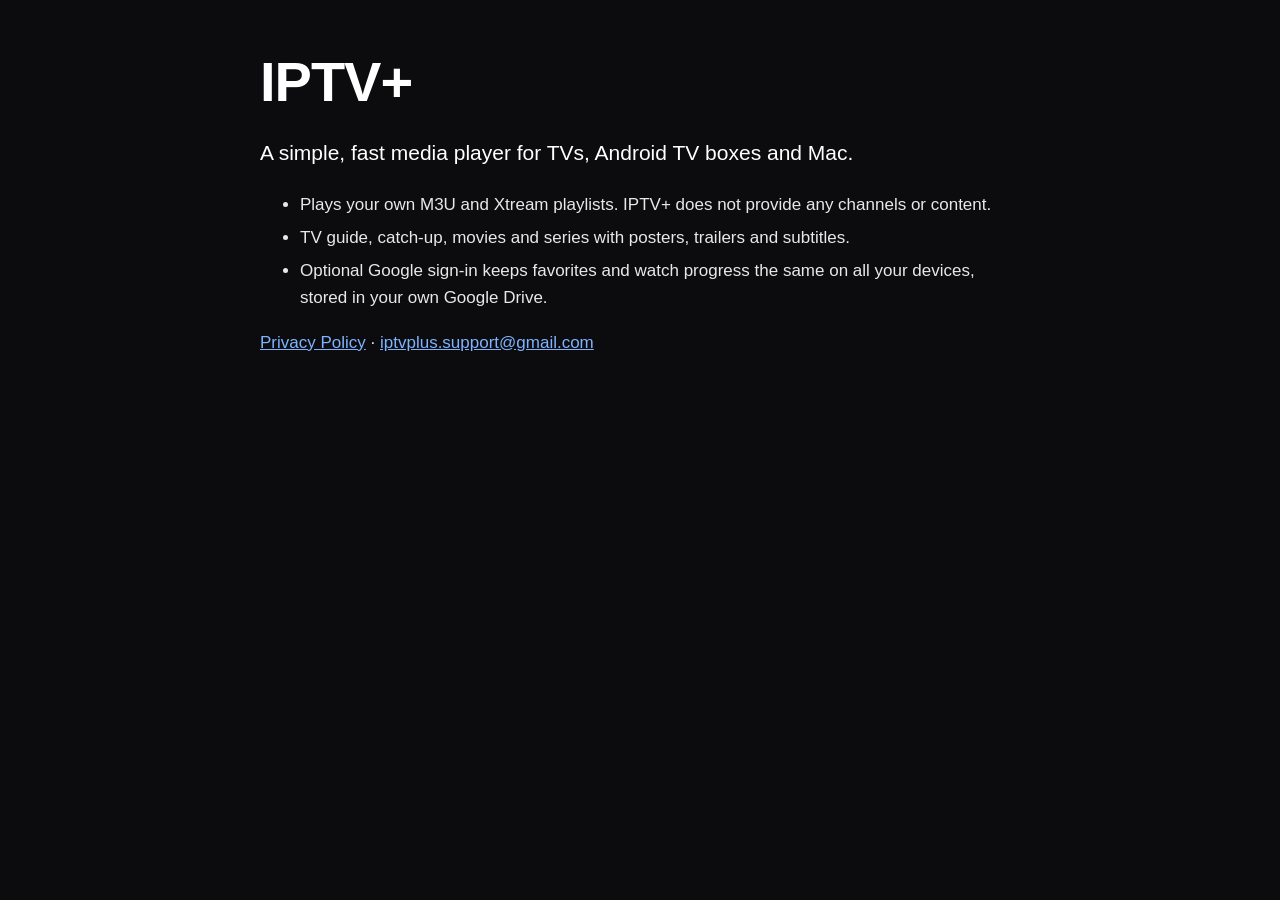
<file: index.html>
<!doctype html>
<html lang="en">
<head>
<meta charset="utf-8">
<meta name="viewport" content="width=device-width, initial-scale=1">
<title>IPTV+</title>
<link rel="stylesheet" href="style.css">
</head>
<body>
<main>
<h1 class="logo">IPTV+</h1>
<p class="lead">A simple, fast media player for TVs, Android TV boxes and Mac.</p>
<ul>
<li>Plays your own M3U and Xtream playlists. IPTV+ does not provide any channels or content.</li>
<li>TV guide, catch-up, movies and series with posters, trailers and subtitles.</li>
<li>Optional Google sign-in keeps favorites and watch progress the same on all your devices, stored in your own Google Drive.</li>
</ul>
<p><a href="privacy.html">Privacy Policy</a> · <a href="mailto:iptvplus.support@gmail.com">iptvplus.support@gmail.com</a></p>
</main>
</body>
</html>
</file>
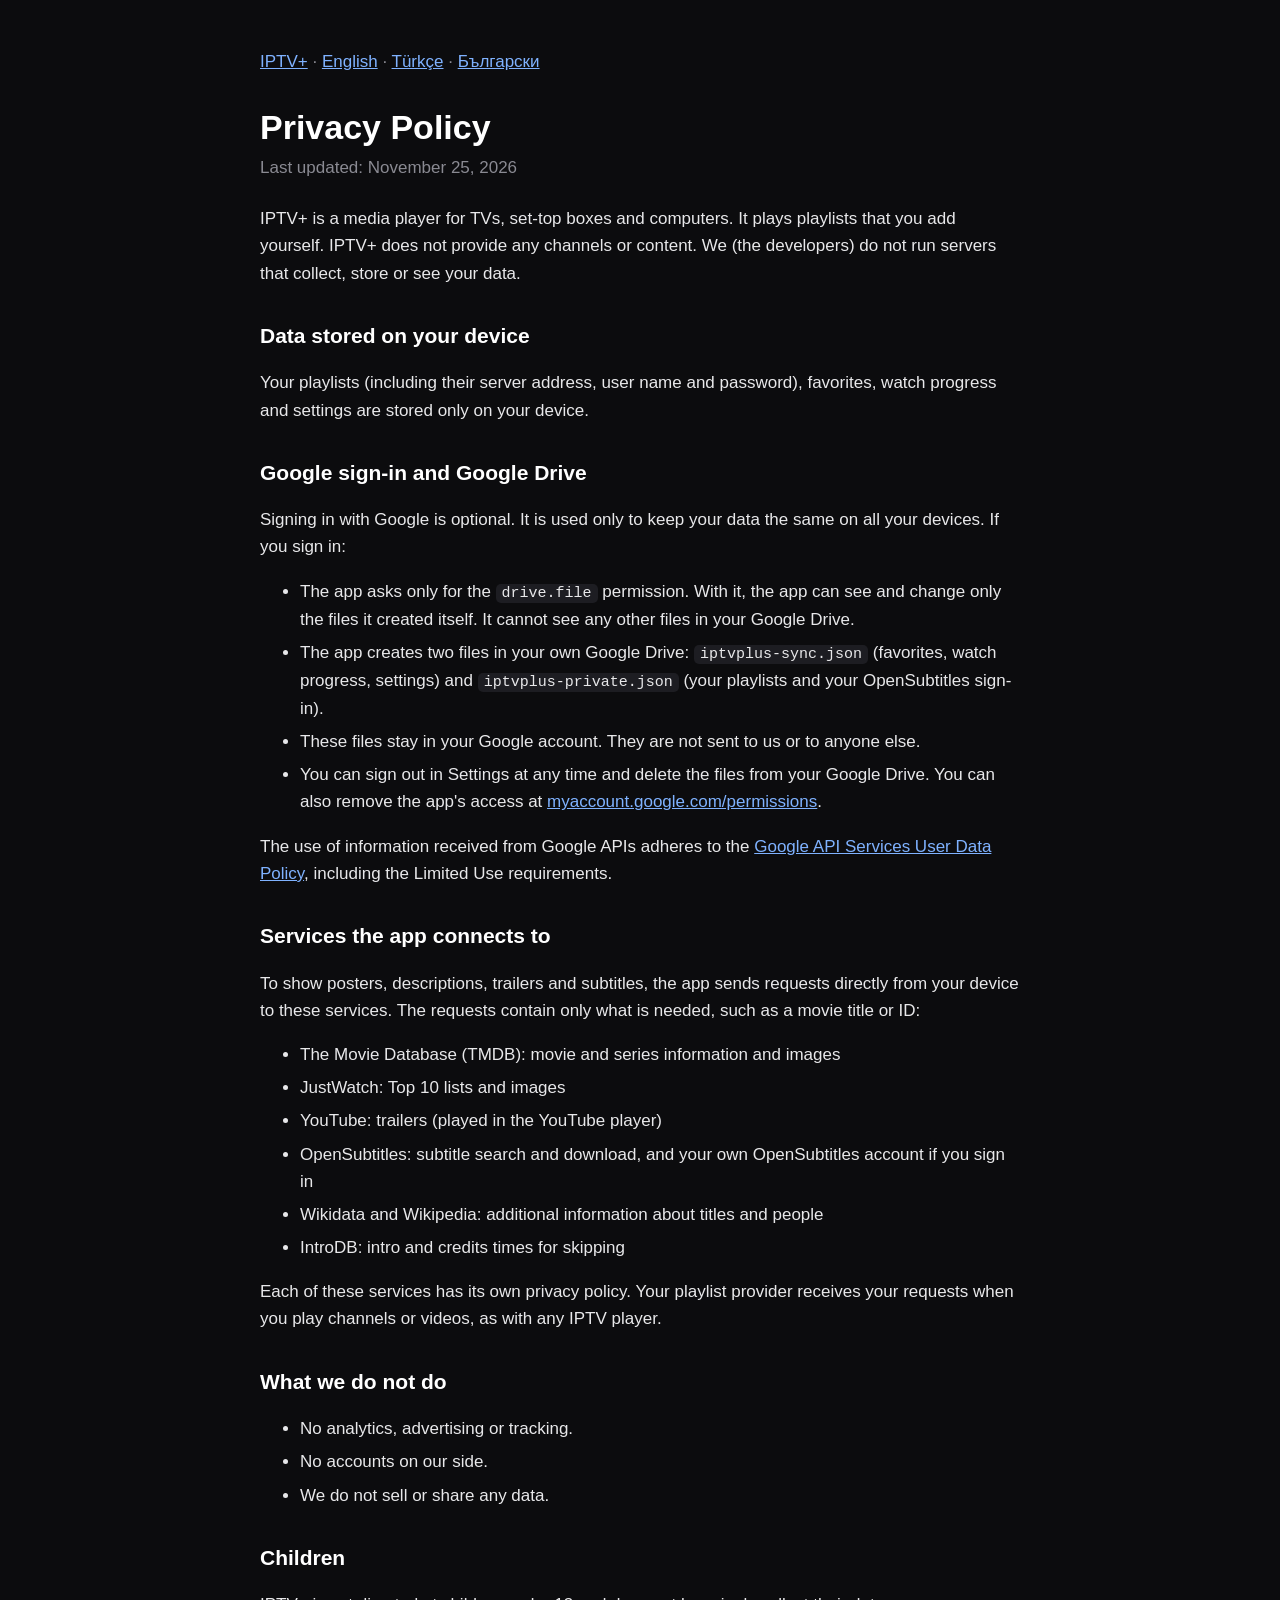
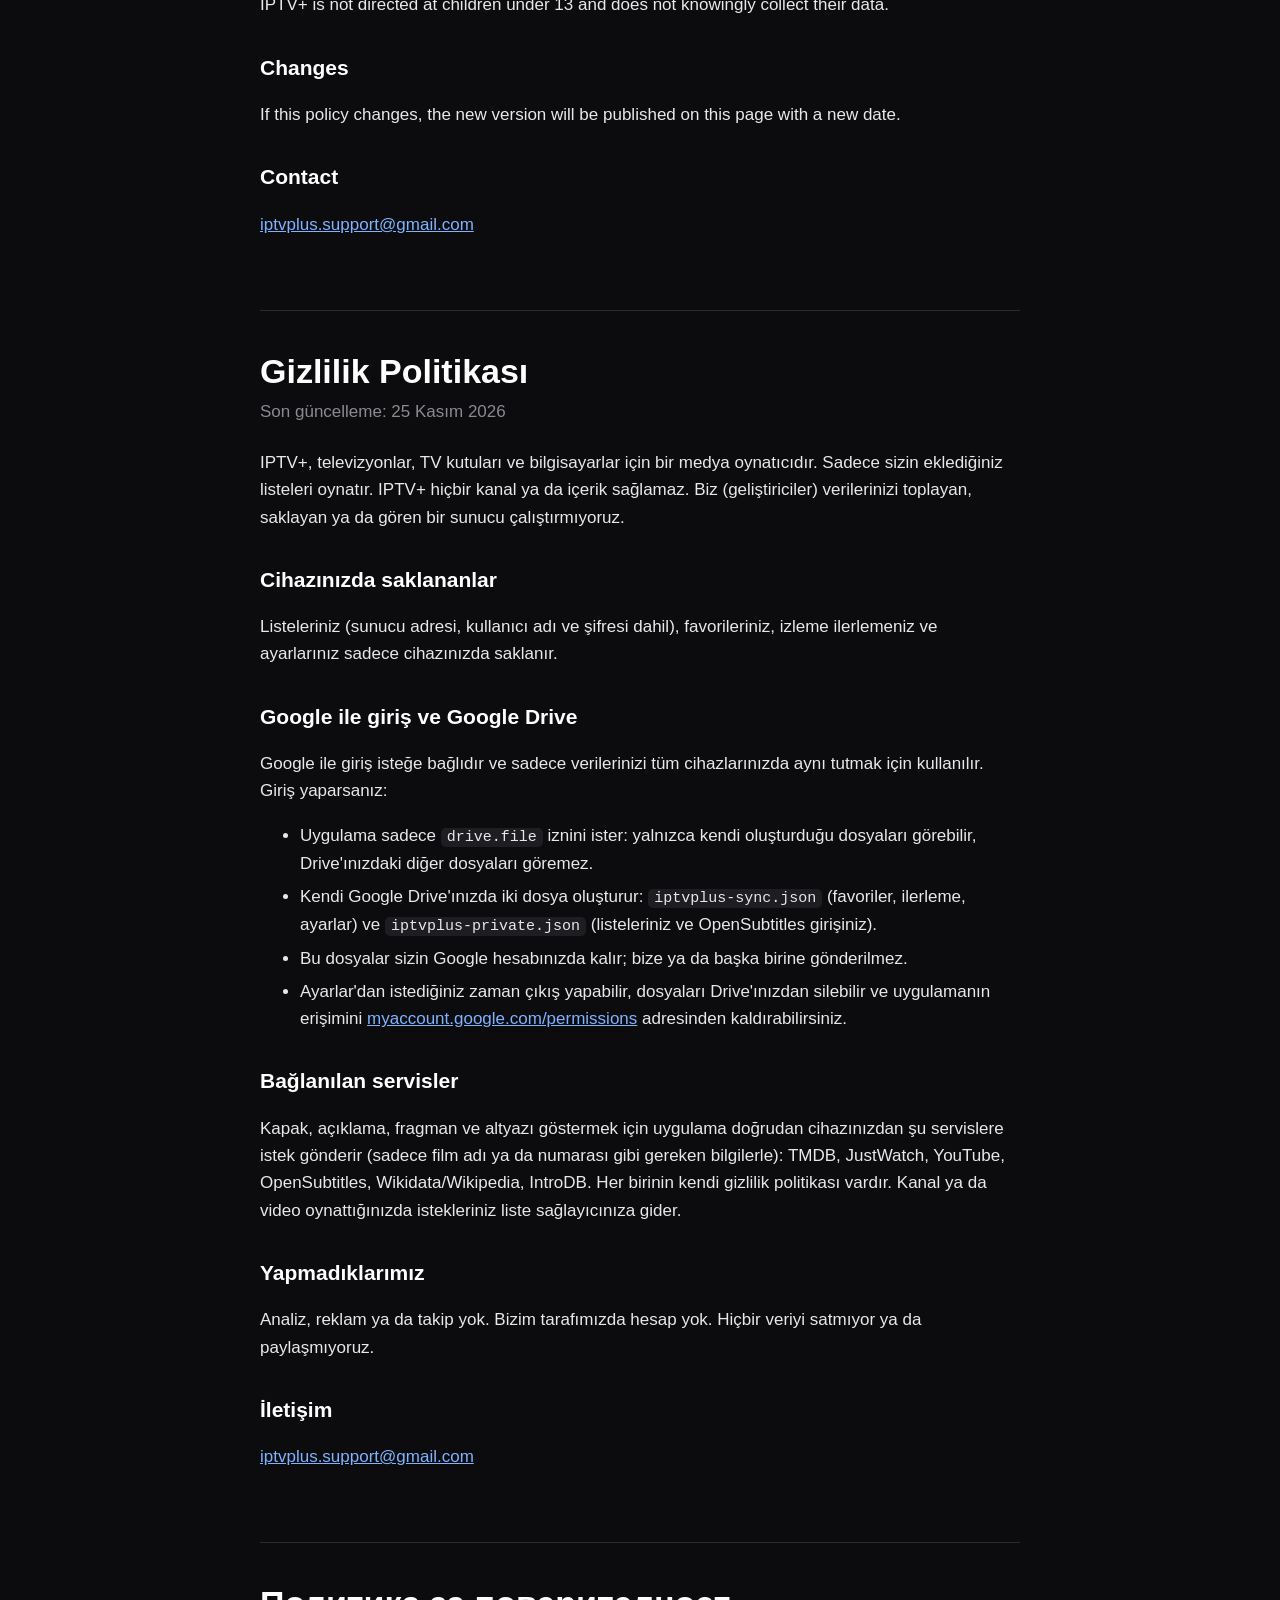
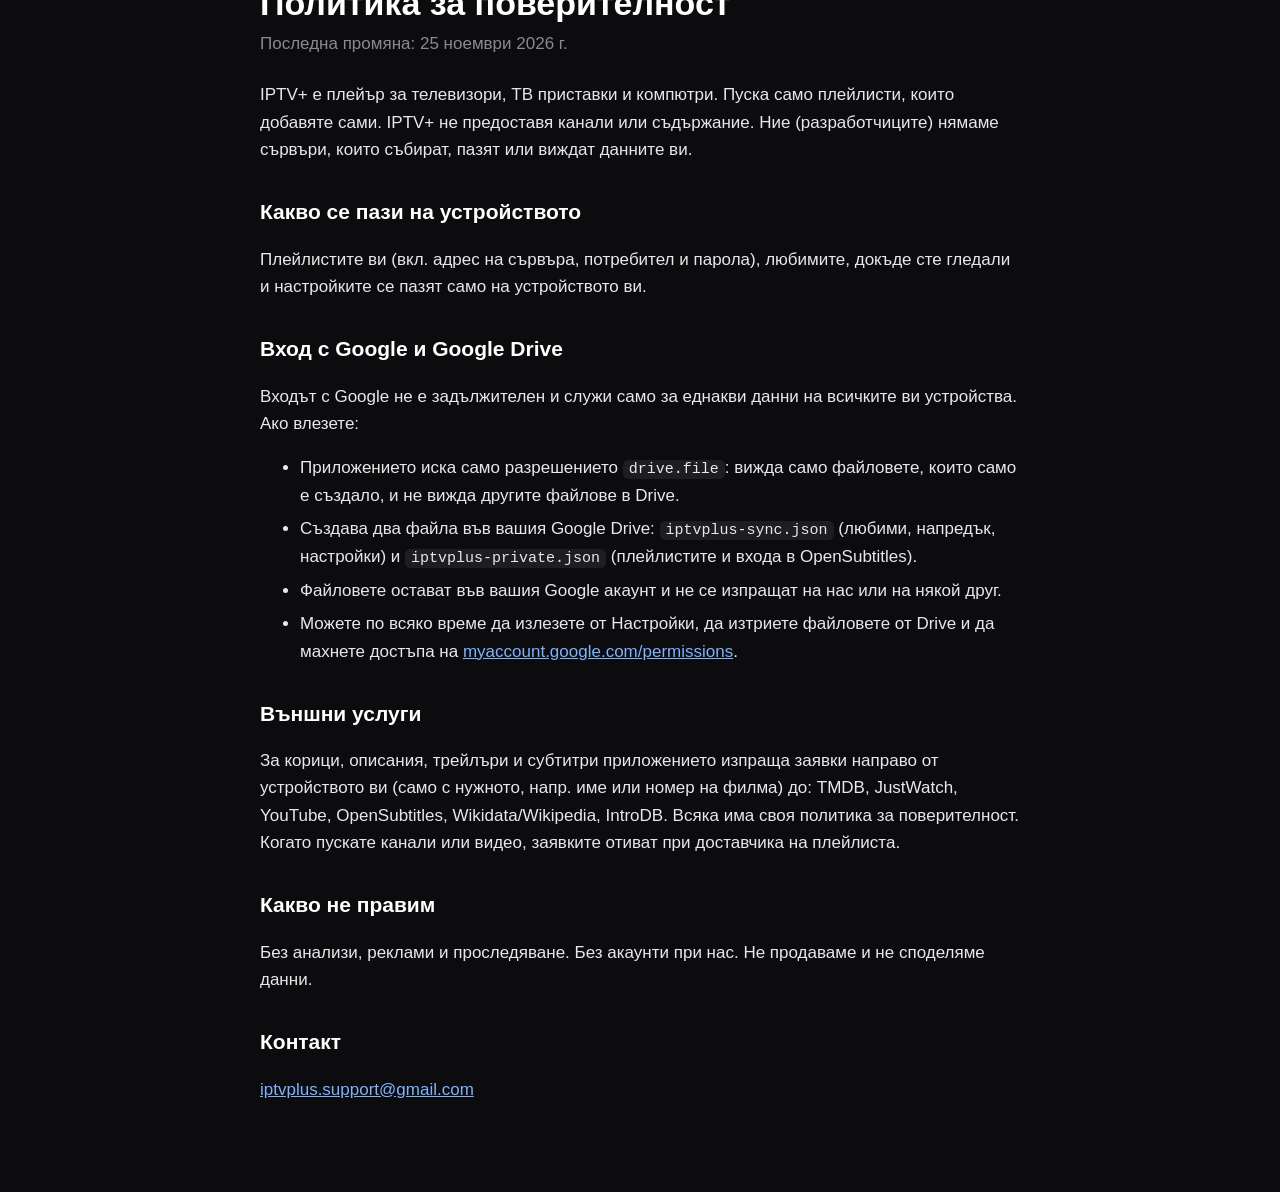
<file: privacy.html>
<!doctype html>
<html lang="en">
<head>
<meta charset="utf-8">
<meta name="viewport" content="width=device-width, initial-scale=1">
<title>IPTV+ – Privacy Policy</title>
<link rel="stylesheet" href="style.css">
</head>
<body>
<main>
<p class="nav"><a href="index.html">IPTV+</a> · <a href="#en">English</a> · <a href="#tr">Türkçe</a> · <a href="#bg">Български</a></p>

<section id="en">
<h1>Privacy Policy</h1>
<p class="date">Last updated: November 25, 2026</p>

<p>IPTV+ is a media player for TVs, set-top boxes and computers. It plays playlists that you add yourself. IPTV+ does not provide any channels or content. We (the developers) do not run servers that collect, store or see your data.</p>

<h2>Data stored on your device</h2>
<p>Your playlists (including their server address, user name and password), favorites, watch progress and settings are stored only on your device.</p>

<h2>Google sign-in and Google Drive</h2>
<p>Signing in with Google is optional. It is used only to keep your data the same on all your devices. If you sign in:</p>
<ul>
<li>The app asks only for the <code>drive.file</code> permission. With it, the app can see and change only the files it created itself. It cannot see any other files in your Google Drive.</li>
<li>The app creates two files in your own Google Drive: <code>iptvplus-sync.json</code> (favorites, watch progress, settings) and <code>iptvplus-private.json</code> (your playlists and your OpenSubtitles sign-in).</li>
<li>These files stay in your Google account. They are not sent to us or to anyone else.</li>
<li>You can sign out in Settings at any time and delete the files from your Google Drive. You can also remove the app's access at <a href="https://myaccount.google.com/permissions">myaccount.google.com/permissions</a>.</li>
</ul>
<p>The use of information received from Google APIs adheres to the <a href="https://developers.google.com/terms/api-services-user-data-policy">Google API Services User Data Policy</a>, including the Limited Use requirements.</p>

<h2>Services the app connects to</h2>
<p>To show posters, descriptions, trailers and subtitles, the app sends requests directly from your device to these services. The requests contain only what is needed, such as a movie title or ID:</p>
<ul>
<li>The Movie Database (TMDB): movie and series information and images</li>
<li>JustWatch: Top 10 lists and images</li>
<li>YouTube: trailers (played in the YouTube player)</li>
<li>OpenSubtitles: subtitle search and download, and your own OpenSubtitles account if you sign in</li>
<li>Wikidata and Wikipedia: additional information about titles and people</li>
<li>IntroDB: intro and credits times for skipping</li>
</ul>
<p>Each of these services has its own privacy policy. Your playlist provider receives your requests when you play channels or videos, as with any IPTV player.</p>

<h2>What we do not do</h2>
<ul>
<li>No analytics, advertising or tracking.</li>
<li>No accounts on our side.</li>
<li>We do not sell or share any data.</li>
</ul>

<h2>Children</h2>
<p>IPTV+ is not directed at children under 13 and does not knowingly collect their data.</p>

<h2>Changes</h2>
<p>If this policy changes, the new version will be published on this page with a new date.</p>

<h2>Contact</h2>
<p><a href="mailto:iptvplus.support@gmail.com">iptvplus.support@gmail.com</a></p>
</section>

<section id="tr">
<h1>Gizlilik Politikası</h1>
<p class="date">Son güncelleme: 25 Kasım 2026</p>
<p>IPTV+, televizyonlar, TV kutuları ve bilgisayarlar için bir medya oynatıcıdır. Sadece sizin eklediğiniz listeleri oynatır. IPTV+ hiçbir kanal ya da içerik sağlamaz. Biz (geliştiriciler) verilerinizi toplayan, saklayan ya da gören bir sunucu çalıştırmıyoruz.</p>
<h2>Cihazınızda saklananlar</h2>
<p>Listeleriniz (sunucu adresi, kullanıcı adı ve şifresi dahil), favorileriniz, izleme ilerlemeniz ve ayarlarınız sadece cihazınızda saklanır.</p>
<h2>Google ile giriş ve Google Drive</h2>
<p>Google ile giriş isteğe bağlıdır ve sadece verilerinizi tüm cihazlarınızda aynı tutmak için kullanılır. Giriş yaparsanız:</p>
<ul>
<li>Uygulama sadece <code>drive.file</code> iznini ister: yalnızca kendi oluşturduğu dosyaları görebilir, Drive'ınızdaki diğer dosyaları göremez.</li>
<li>Kendi Google Drive'ınızda iki dosya oluşturur: <code>iptvplus-sync.json</code> (favoriler, ilerleme, ayarlar) ve <code>iptvplus-private.json</code> (listeleriniz ve OpenSubtitles girişiniz).</li>
<li>Bu dosyalar sizin Google hesabınızda kalır; bize ya da başka birine gönderilmez.</li>
<li>Ayarlar'dan istediğiniz zaman çıkış yapabilir, dosyaları Drive'ınızdan silebilir ve uygulamanın erişimini <a href="https://myaccount.google.com/permissions">myaccount.google.com/permissions</a> adresinden kaldırabilirsiniz.</li>
</ul>
<h2>Bağlanılan servisler</h2>
<p>Kapak, açıklama, fragman ve altyazı göstermek için uygulama doğrudan cihazınızdan şu servislere istek gönderir (sadece film adı ya da numarası gibi gereken bilgilerle): TMDB, JustWatch, YouTube, OpenSubtitles, Wikidata/Wikipedia, IntroDB. Her birinin kendi gizlilik politikası vardır. Kanal ya da video oynattığınızda istekleriniz liste sağlayıcınıza gider.</p>
<h2>Yapmadıklarımız</h2>
<p>Analiz, reklam ya da takip yok. Bizim tarafımızda hesap yok. Hiçbir veriyi satmıyor ya da paylaşmıyoruz.</p>
<h2>İletişim</h2>
<p><a href="mailto:iptvplus.support@gmail.com">iptvplus.support@gmail.com</a></p>
</section>

<section id="bg">
<h1>Политика за поверителност</h1>
<p class="date">Последна промяна: 25 ноември 2026 г.</p>
<p>IPTV+ е плейър за телевизори, ТВ приставки и компютри. Пуска само плейлисти, които добавяте сами. IPTV+ не предоставя канали или съдържание. Ние (разработчиците) нямаме сървъри, които събират, пазят или виждат данните ви.</p>
<h2>Какво се пази на устройството</h2>
<p>Плейлистите ви (вкл. адрес на сървъра, потребител и парола), любимите, докъде сте гледали и настройките се пазят само на устройството ви.</p>
<h2>Вход с Google и Google Drive</h2>
<p>Входът с Google не е задължителен и служи само за еднакви данни на всичките ви устройства. Ако влезете:</p>
<ul>
<li>Приложението иска само разрешението <code>drive.file</code>: вижда само файловете, които само е създало, и не вижда другите файлове в Drive.</li>
<li>Създава два файла във вашия Google Drive: <code>iptvplus-sync.json</code> (любими, напредък, настройки) и <code>iptvplus-private.json</code> (плейлистите и входа в OpenSubtitles).</li>
<li>Файловете остават във вашия Google акаунт и не се изпращат на нас или на някой друг.</li>
<li>Можете по всяко време да излезете от Настройки, да изтриете файловете от Drive и да махнете достъпа на <a href="https://myaccount.google.com/permissions">myaccount.google.com/permissions</a>.</li>
</ul>
<h2>Външни услуги</h2>
<p>За корици, описания, трейлъри и субтитри приложението изпраща заявки направо от устройството ви (само с нужното, напр. име или номер на филма) до: TMDB, JustWatch, YouTube, OpenSubtitles, Wikidata/Wikipedia, IntroDB. Всяка има своя политика за поверителност. Когато пускате канали или видео, заявките отиват при доставчика на плейлиста.</p>
<h2>Какво не правим</h2>
<p>Без анализи, реклами и проследяване. Без акаунти при нас. Не продаваме и не споделяме данни.</p>
<h2>Контакт</h2>
<p><a href="mailto:iptvplus.support@gmail.com">iptvplus.support@gmail.com</a></p>
</section>
</main>
</body>
</html>
</file>
<file: style.css>
body { margin: 0; background: #0c0c0e; color: #e8e8ea; font: 17px/1.6 -apple-system, BlinkMacSystemFont, "Segoe UI", Roboto, sans-serif; }
main { max-width: 760px; margin: 0 auto; padding: 48px 24px 80px; }
h1 { font-size: 34px; line-height: 1.2; margin: 0 0 6px; color: #fff; }
h1.logo { font-size: 56px; letter-spacing: -1px; }
h2 { font-size: 21px; margin: 32px 0 8px; color: #fff; }
section + section { margin-top: 72px; padding-top: 40px; border-top: 1px solid #2a2a2e; }
a { color: #7fb2ff; }
code { background: #1d1d22; padding: 1px 6px; border-radius: 5px; font-size: 15px; }
.date { color: #8a8a92; margin: 0 0 24px; }
.lead { font-size: 21px; color: #fff; }
.nav { color: #8a8a92; margin: 0 0 32px; }
li { margin: 6px 0; }
</file>
